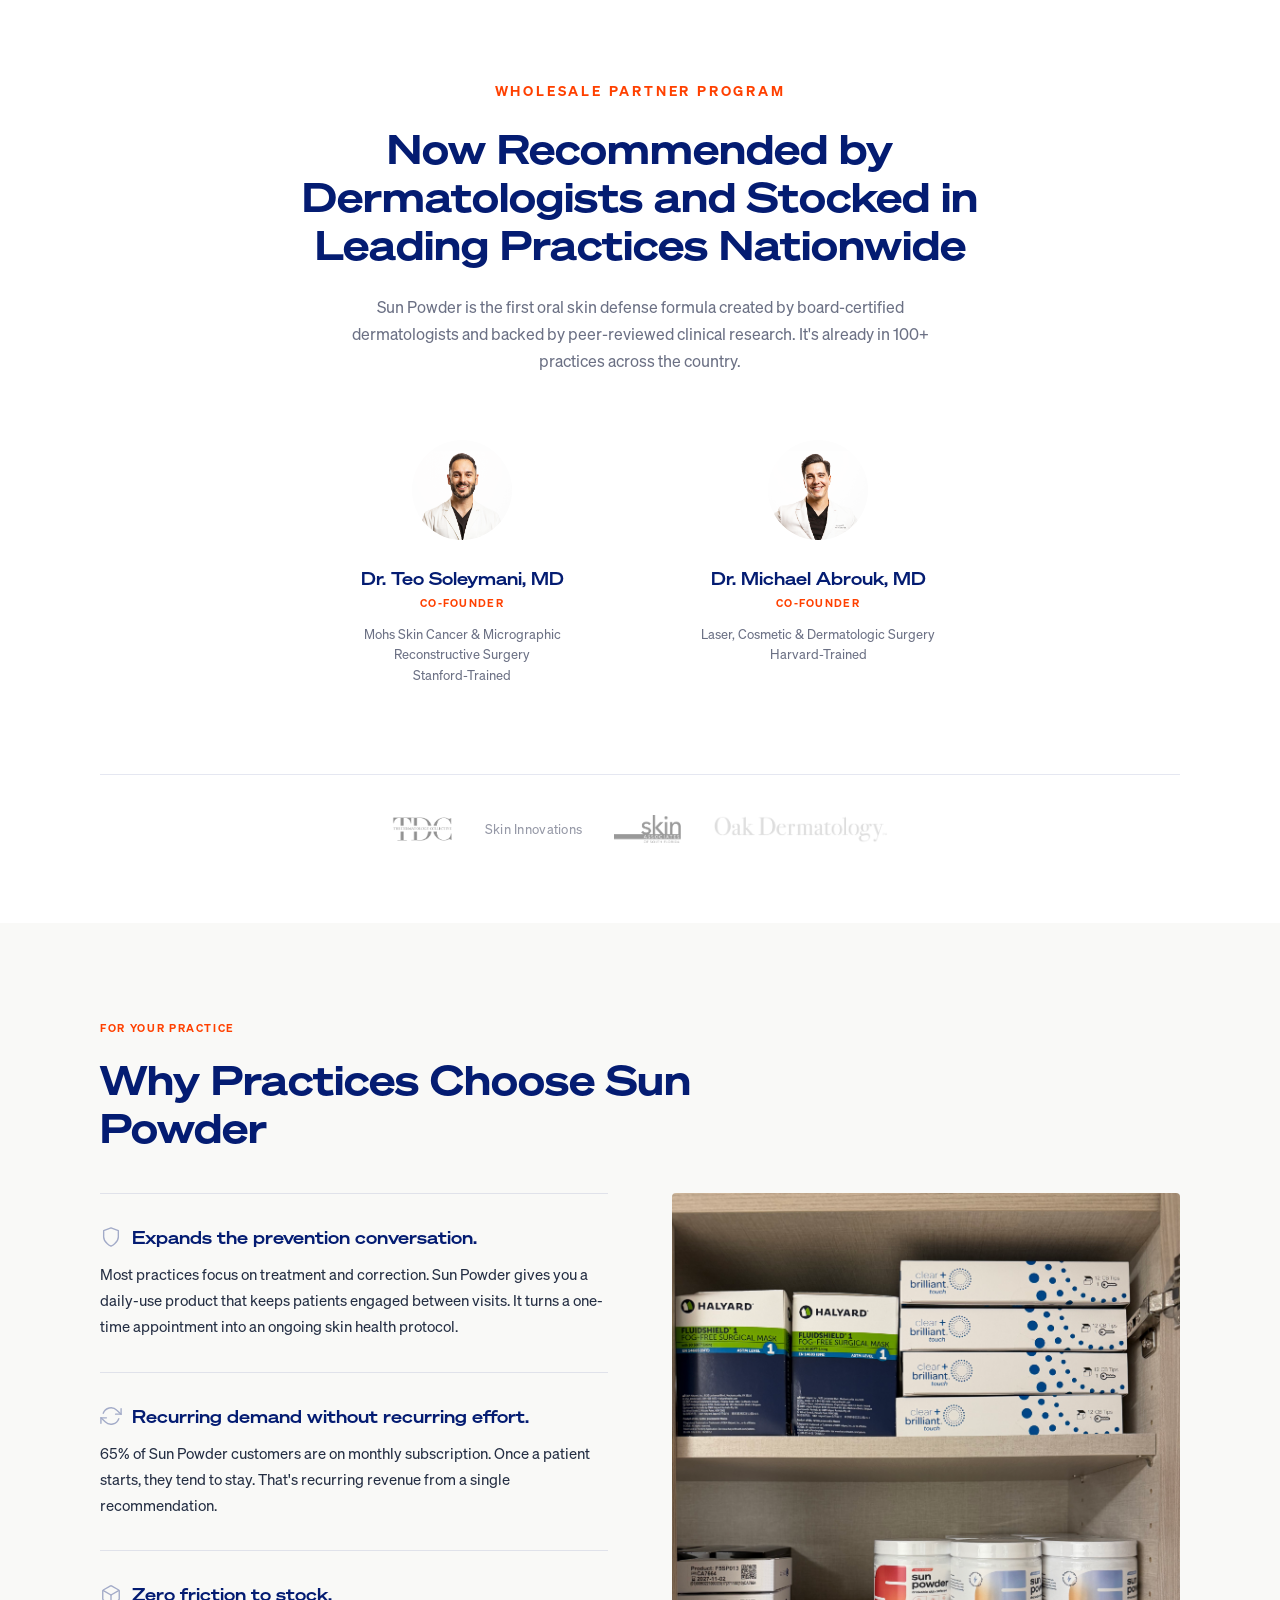
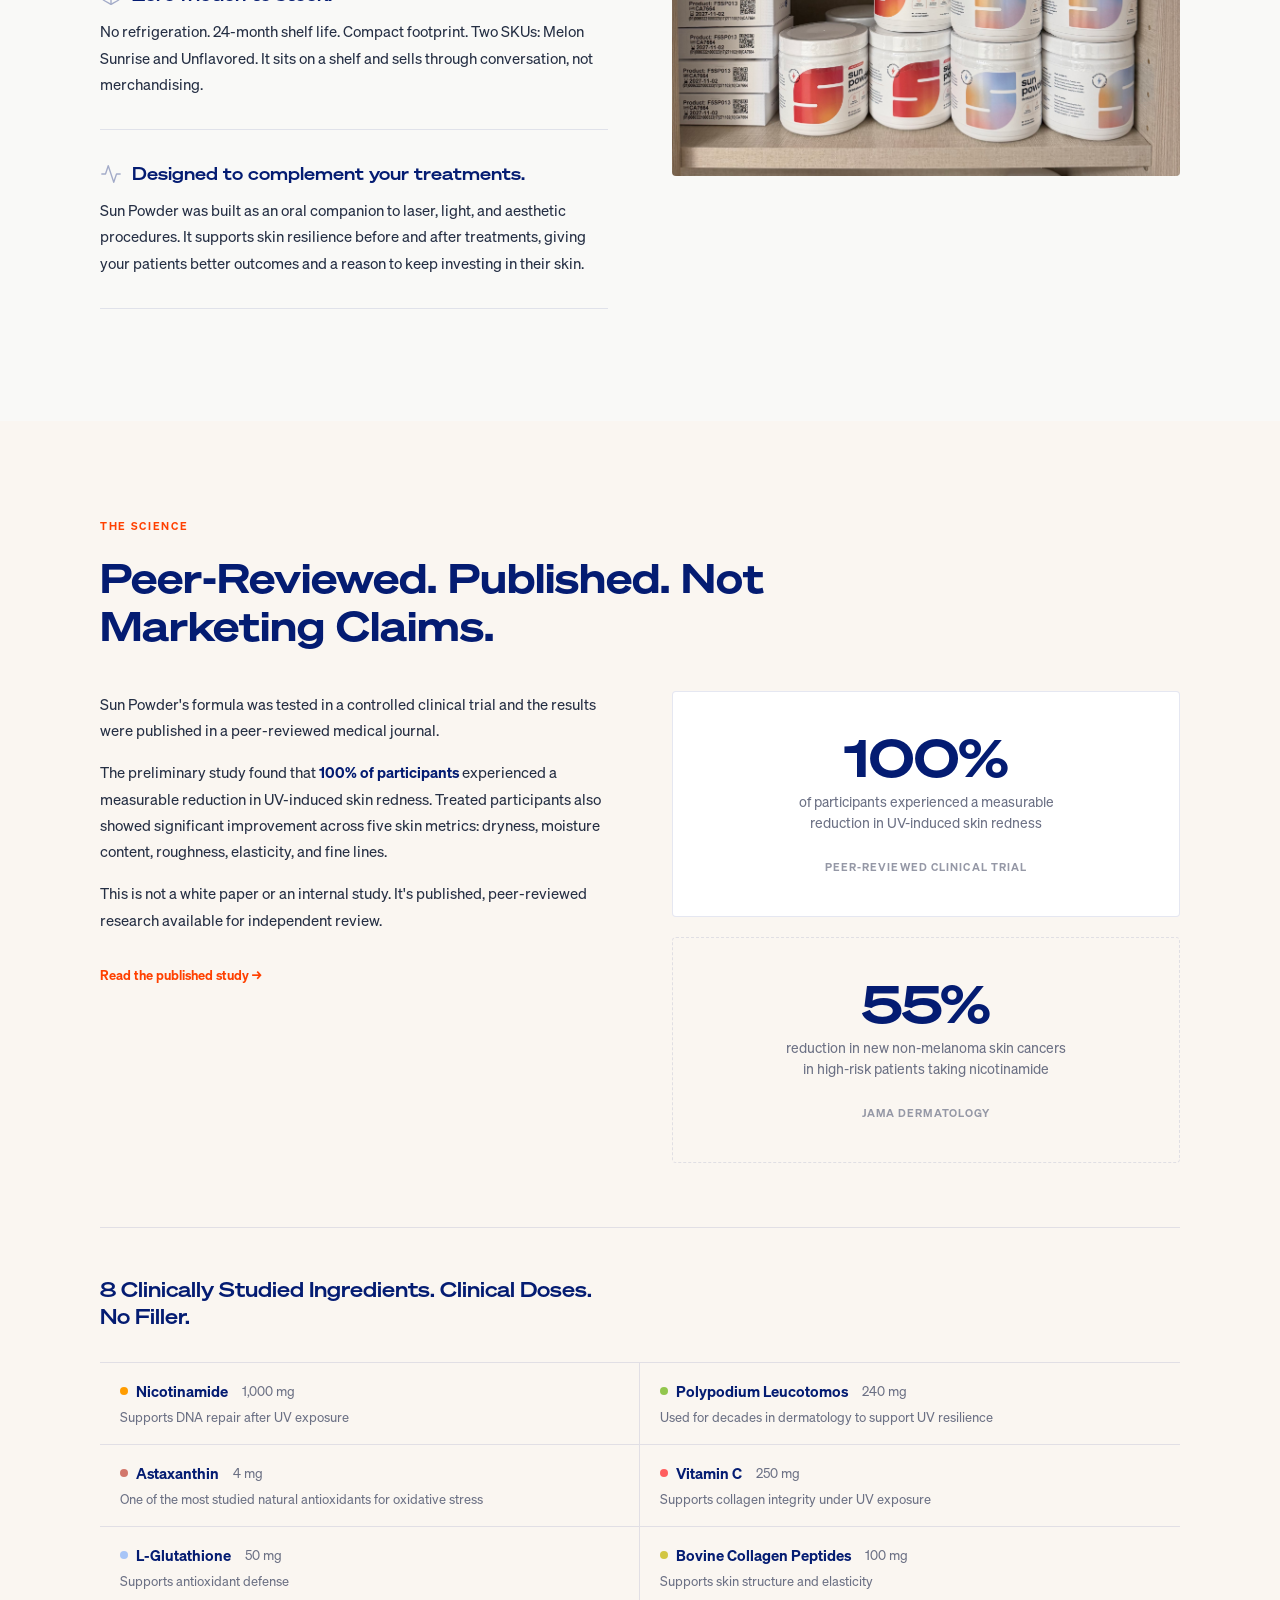
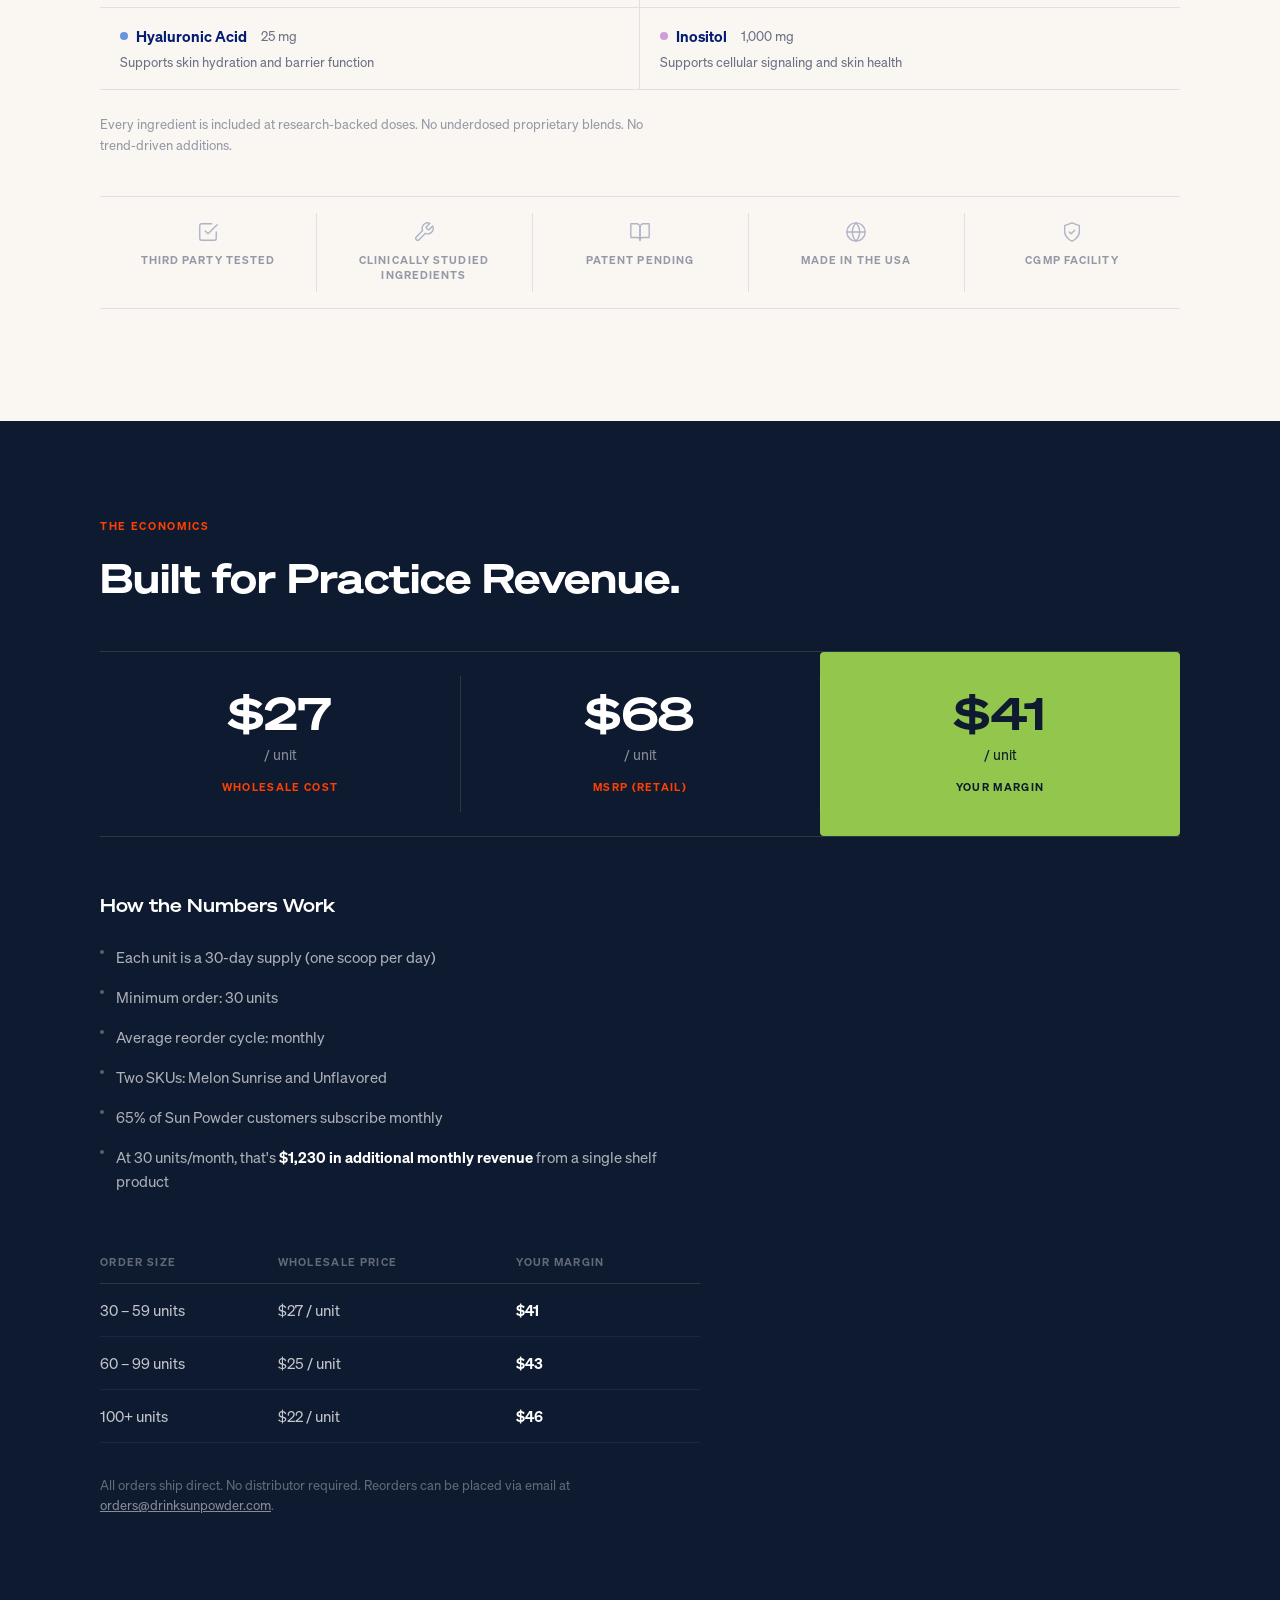
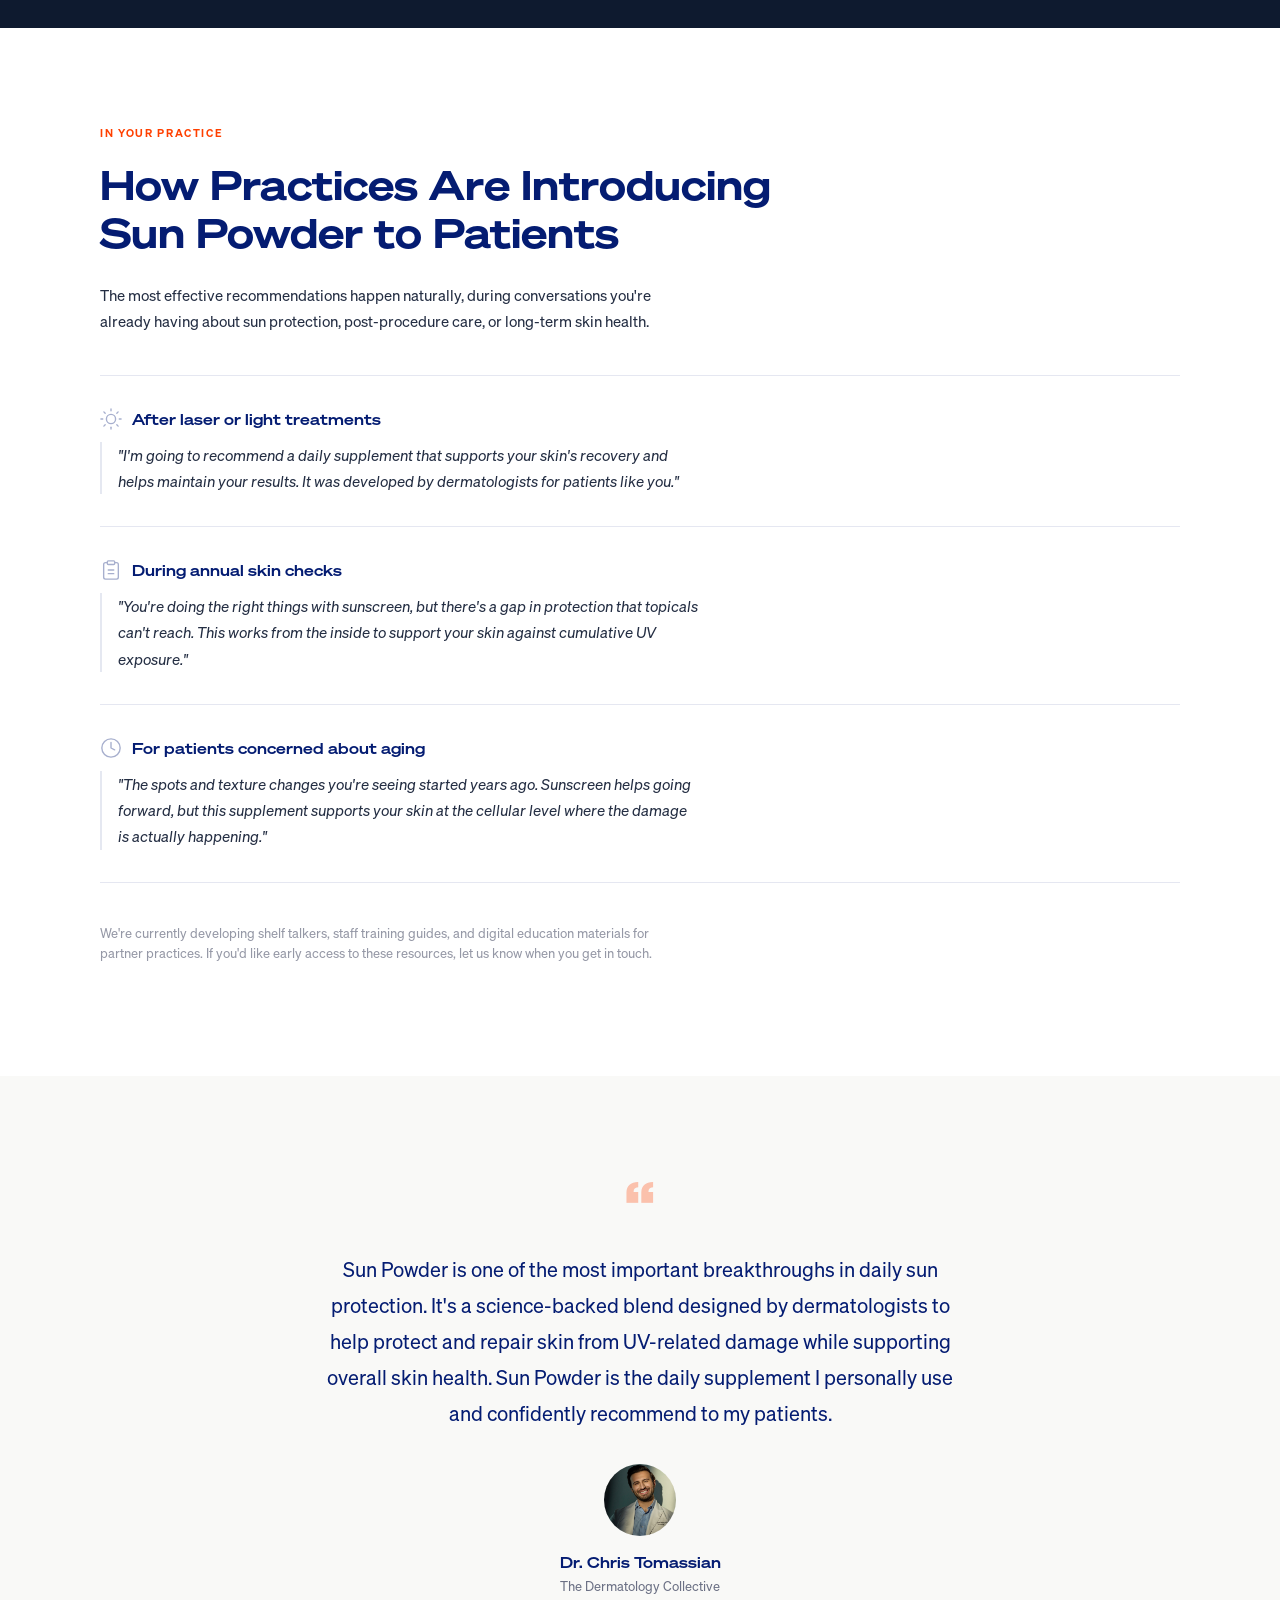
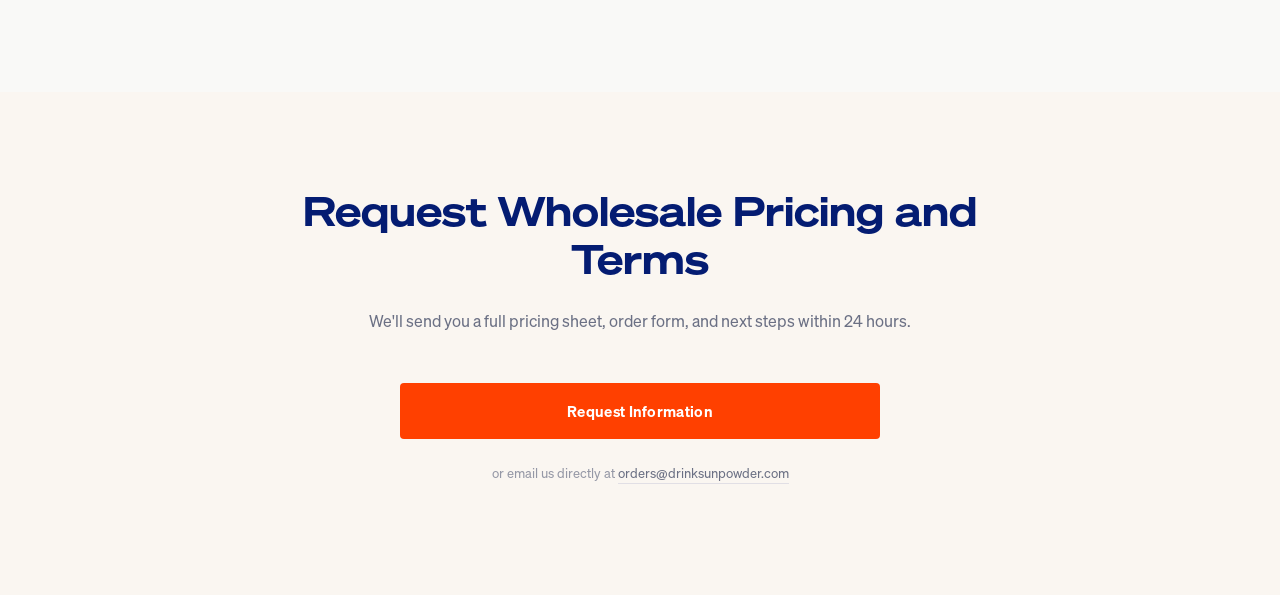
<file: brand-assets/wholesale copy.html>
<!DOCTYPE html>
<html lang="en">
<head>
  <meta charset="UTF-8">
  <meta name="viewport" content="width=device-width, initial-scale=1.0">
  <title>Sun Powder — Wholesale Partner Program</title>

  <style>
    /* ── Brand font-face ─────────────────────────────────────── */
    @font-face {
      font-family: 'Sohne';
      src: url('fonts/Sohne-Buch.otf') format('opentype');
      font-weight: 400;
      font-style: normal;
      font-display: swap;
    }
    @font-face {
      font-family: 'Sohne';
      src: url('fonts/Sohne-BuchKursiv.otf') format('opentype');
      font-weight: 400;
      font-style: italic;
      font-display: swap;
    }
    @font-face {
      font-family: 'Sohne';
      src: url('fonts/Sohne-Halbfett.otf') format('opentype');
      font-weight: 600;
      font-style: normal;
      font-display: swap;
    }
    @font-face {
      font-family: 'Sohne';
      src: url('fonts/Sohne-HalbfettKursiv.otf') format('opentype');
      font-weight: 600;
      font-style: italic;
      font-display: swap;
    }
    @font-face {
      font-family: 'Sohne Breit';
      src: url('fonts/SohneBreit-Halbfett.otf') format('opentype');
      font-weight: 600;
      font-style: normal;
      font-display: swap;
    }
    @font-face {
      font-family: 'Sohne Breit';
      src: url('fonts/SohneBreit-Dreiviertelfett.otf') format('opentype');
      font-weight: 700;
      font-style: normal;
      font-display: swap;
    }

    /* ── Design tokens ───────────────────────────────────────── */
    :root {
      --sp-orange:      #FF4000;
      --sp-amber:       #FF9C00;
      --sp-navy:        #041C72;
      --sp-dark-navy:   #242E43;
      --sp-cream:       #FFF4E8;
      --sp-light-blue:  #EBF1FF;

      --bg-white:       #FFFFFF;
      --bg-light:       #F9F9F7;
      --bg-warm:        #FAF6F1;
      --bg-dark:        #0E1A2F;
      --card-border:    rgba(4, 28, 114, 0.10);
      --muted:          #6B7084;
      --muted-light:    #9598A6;

      --font-sans:      'Sohne', -apple-system, 'Helvetica Neue', Arial, sans-serif;
      --font-breit:     'Sohne Breit', var(--font-sans);
    }

    /* ── Reset ───────────────────────────────────────────────── */
    *, *::before, *::after { box-sizing: border-box; margin: 0; padding: 0; }

    body {
      font-family: var(--font-sans);
      font-weight: 400;
      color: var(--sp-dark-navy);
      -webkit-font-smoothing: antialiased;
      -moz-osx-font-smoothing: grayscale;
      background: var(--bg-white);
    }

    /* ── Shared ──────────────────────────────────────────────── */
    .ws-section {
      width: 100%;
      padding: 6rem 2rem 7rem;
    }

    .ws-inner {
      max-width: 1080px;
      margin: 0 auto;
    }

    .ws-label {
      font-family: var(--font-sans);
      font-weight: 600;
      font-size: 0.6875rem;
      letter-spacing: 0.15em;
      text-transform: uppercase;
      color: var(--sp-orange);
      margin-bottom: 1.25rem;
    }

    .ws-label--hero {
      font-size: 0.875rem;
      letter-spacing: 0.2em;
      margin-bottom: 1.5rem;
    }

    .ws-headline {
      font-family: var(--font-breit);
      font-weight: 700;
      font-size: clamp(1.75rem, 3.5vw, 2.5rem);
      line-height: 1.2;
      color: var(--sp-navy);
      margin-bottom: 1.5rem;
      max-width: 700px;
    }

    .ws-subhead {
      font-family: var(--font-sans);
      font-weight: 400;
      font-size: 1rem;
      line-height: 1.7;
      color: var(--muted);
      max-width: 600px;
      margin-bottom: 2rem;
    }

    .ws-body {
      font-family: var(--font-sans);
      font-weight: 400;
      font-size: 0.9375rem;
      line-height: 1.75;
      color: var(--sp-dark-navy);
      max-width: 560px;
    }

    .ws-body + .ws-body {
      margin-top: 1rem;
    }

    .ws-body em {
      font-style: normal;
      font-weight: 600;
      color: var(--sp-navy);
    }

    /* ════════════════════════════════════════════════════════════
       SECTION 1 — CREDIBILITY WALL
       ════════════════════════════════════════════════════════════ */
    .ws-credibility {
      background: var(--bg-white);
      padding-top: 5rem;
      padding-bottom: 5rem;
      text-align: center;
    }

    .ws-credibility .ws-headline {
      max-width: 760px;
      margin-left: auto;
      margin-right: auto;
    }

    .ws-credibility .ws-subhead {
      max-width: 620px;
      margin-left: auto;
      margin-right: auto;
    }

    /* Founder cards */
    .ws-founders {
      display: grid;
      grid-template-columns: repeat(2, 1fr);
      gap: 2rem;
      max-width: 680px;
      margin: 1.5rem auto 0;
    }

    .ws-founder-card {
      text-align: center;
      padding: 2rem 1.5rem;
    }

    .ws-founder-photo {
      width: 100px;
      height: 100px;
      border-radius: 50%;
      object-fit: cover;
      margin-bottom: 1.25rem;
      filter: grayscale(15%);
    }

    .ws-founder-name {
      font-family: var(--font-breit);
      font-weight: 600;
      font-size: 1.0625rem;
      color: var(--sp-navy);
      margin-bottom: 0.25rem;
    }

    .ws-founder-role {
      font-family: var(--font-sans);
      font-weight: 600;
      font-size: 0.6875rem;
      letter-spacing: 0.12em;
      text-transform: uppercase;
      color: var(--sp-orange);
      margin-bottom: 0.75rem;
    }

    .ws-founder-bio {
      font-family: var(--font-sans);
      font-weight: 400;
      font-size: 0.8125rem;
      line-height: 1.6;
      color: var(--muted);
    }

    /* Practice row */
    .ws-practices {
      display: flex;
      flex-wrap: wrap;
      justify-content: center;
      align-items: center;
      gap: 1rem 2rem;
      margin-top: 3.5rem;
      padding-top: 2.5rem;
      border-top: 1px solid var(--card-border);
    }

    .ws-practice-logo {
      height: 28px;
      width: auto;
      object-fit: contain;
      opacity: 0.45;
      filter: grayscale(100%);
      transition: opacity 0.2s ease;
    }

    .ws-practice-logo:hover {
      opacity: 0.7;
    }

    .ws-practice-name {
      font-family: var(--font-sans);
      font-weight: 400;
      font-size: 0.8125rem;
      color: var(--muted-light);
      letter-spacing: 0.02em;
    }

    /* ════════════════════════════════════════════════════════════
       SECTION 2 — WHY IT MOVES
       ════════════════════════════════════════════════════════════ */
    .ws-why {
      background: var(--bg-light);
    }

    .ws-why-layout {
      display: grid;
      grid-template-columns: 1fr 1fr;
      gap: 4rem;
      margin-top: 2.5rem;
      align-items: start;
    }

    .ws-why-photo {
      position: sticky;
      top: 3rem;
    }

    .ws-why-photo-img {
      width: 100%;
      border-radius: 4px;
      object-fit: cover;
    }

    .ws-reasons {
      margin-top: 0;
    }

    .ws-reason {
      padding: 2rem 0;
      border-bottom: 1px solid var(--card-border);
    }

    .ws-reason:first-child {
      border-top: 1px solid var(--card-border);
    }

    .ws-reason-title {
      font-family: var(--font-breit);
      font-weight: 600;
      font-size: 1.0625rem;
      color: var(--sp-navy);
      margin-bottom: 0.75rem;
      display: flex;
      align-items: center;
      gap: 0.625rem;
    }

    .ws-reason-icon {
      flex-shrink: 0;
      width: 22px;
      height: 22px;
      color: var(--sp-navy);
      opacity: 0.35;
    }

    .ws-reason .ws-body {
      max-width: 640px;
    }

    /* ════════════════════════════════════════════════════════════
       SECTION 3 — CLINICAL LEGITIMACY
       ════════════════════════════════════════════════════════════ */
    .ws-science {
      background: var(--bg-warm);
    }

    .ws-science-grid {
      display: grid;
      grid-template-columns: 1fr 1fr;
      gap: 4rem;
      margin-top: 2.5rem;
      align-items: start;
    }

    .ws-study-callout {
      background: var(--bg-white);
      border: 1px solid var(--card-border);
      border-radius: 4px;
      padding: 2.5rem 2rem;
      text-align: center;
    }

    .ws-study-stat {
      font-family: var(--font-breit);
      font-weight: 700;
      font-size: clamp(2.5rem, 5vw, 3.25rem);
      color: var(--sp-navy);
      line-height: 1;
      margin-bottom: 0.5rem;
    }

    .ws-study-stat-label {
      font-family: var(--font-sans);
      font-weight: 400;
      font-size: 0.875rem;
      color: var(--muted);
      line-height: 1.5;
      max-width: 280px;
      margin: 0 auto 1.5rem;
    }

    .ws-study-meta {
      font-family: var(--font-sans);
      font-weight: 600;
      font-size: 0.6875rem;
      letter-spacing: 0.1em;
      text-transform: uppercase;
      color: var(--muted-light);
    }

    .ws-study-link {
      display: inline-block;
      margin-top: 2rem;
      font-family: var(--font-sans);
      font-weight: 600;
      font-size: 0.8125rem;
      color: var(--sp-orange);
      text-decoration: none;
      border-bottom: 1px solid transparent;
      transition: border-color 0.2s ease;
    }

    .ws-study-link:hover {
      border-color: var(--sp-orange);
    }

    .ws-study-callout--secondary {
      margin-top: 1.25rem;
      background: transparent;
      border-style: dashed;
    }

    .ws-study-link::after {
      content: ' \2192';
    }

    /* Ingredients grid */
    .ws-ingredients-section {
      margin-top: 4rem;
      padding-top: 3rem;
      border-top: 1px solid var(--card-border);
    }

    .ws-ingredients-subhead {
      font-family: var(--font-breit);
      font-weight: 600;
      font-size: 1.25rem;
      color: var(--sp-navy);
      margin-bottom: 2rem;
      max-width: 520px;
    }

    .ws-ingredients-grid {
      display: grid;
      grid-template-columns: 1fr 1fr;
      gap: 0;
    }

    .ws-ingredient {
      padding: 1rem 1.25rem;
      border-bottom: 1px solid var(--card-border);
    }

    .ws-ingredient:nth-child(odd) {
      border-right: 1px solid var(--card-border);
    }

    .ws-ingredient:nth-child(1),
    .ws-ingredient:nth-child(2) {
      border-top: 1px solid var(--card-border);
    }

    .ws-ingredient-name {
      font-family: var(--font-sans);
      font-weight: 600;
      font-size: 0.9375rem;
      color: var(--sp-navy);
      margin-bottom: 0.25rem;
      display: flex;
      align-items: center;
      gap: 0.5rem;
    }

    .ws-ingredient-dot {
      width: 8px;
      height: 8px;
      border-radius: 50%;
      flex-shrink: 0;
    }

    .ws-ingredient-name span {
      font-weight: 400;
      color: var(--muted);
      font-size: 0.8125rem;
      margin-left: 0.35rem;
    }

    .ws-ingredient-desc {
      font-family: var(--font-sans);
      font-weight: 400;
      font-size: 0.8125rem;
      line-height: 1.6;
      color: var(--muted);
    }

    .ws-small-note {
      font-family: var(--font-sans);
      font-weight: 400;
      font-size: 0.8125rem;
      line-height: 1.6;
      color: var(--muted-light);
      margin-top: 1.5rem;
      max-width: 560px;
    }

    /* Trust badges */
    .ws-trust-grid {
      display: grid;
      grid-template-columns: repeat(5, 1fr);
      gap: 0;
      margin-top: 2.5rem;
      border-top: 1px solid var(--card-border);
      border-bottom: 1px solid var(--card-border);
    }

    .ws-trust-badge {
      display: flex;
      flex-direction: column;
      align-items: center;
      gap: 0.625rem;
      padding: 1.5rem 1rem;
      text-align: center;
      position: relative;
    }

    .ws-trust-badge + .ws-trust-badge::before {
      content: '';
      position: absolute;
      left: 0;
      top: 1rem;
      bottom: 1rem;
      width: 1px;
      background: var(--card-border);
    }

    .ws-trust-icon {
      width: 22px;
      height: 22px;
      color: var(--sp-navy);
      opacity: 0.3;
      flex-shrink: 0;
    }

    .ws-trust-label {
      font-family: var(--font-sans);
      font-weight: 600;
      font-size: 0.6875rem;
      letter-spacing: 0.1em;
      text-transform: uppercase;
      color: var(--muted-light);
      line-height: 1.4;
    }

    @media (max-width: 768px) {
      .ws-trust-grid {
        grid-template-columns: repeat(2, 1fr);
      }

      .ws-trust-badge:nth-child(odd)::before {
        display: none;
      }

      .ws-trust-badge:nth-child(n+3) {
        border-top: 1px solid var(--card-border);
      }

      .ws-trust-badge:nth-child(3)::before,
      .ws-trust-badge:nth-child(5)::before {
        display: none;
      }
    }

    /* ════════════════════════════════════════════════════════════
       SECTION 4 — ECONOMICS
       ════════════════════════════════════════════════════════════ */
    .ws-economics {
      background: var(--bg-dark);
      color: #FFFFFF;
    }

    .ws-economics .ws-label {
      color: var(--sp-orange);
    }

    .ws-economics .ws-headline {
      color: #FFFFFF;
    }

    /* Stat blocks */
    .ws-stats {
      display: grid;
      grid-template-columns: repeat(3, 1fr);
      gap: 0;
      margin-top: 3rem;
      border-top: 1px solid rgba(255, 255, 255, 0.12);
      border-bottom: 1px solid rgba(255, 255, 255, 0.12);
    }

    .ws-stat {
      padding: 2.5rem 2rem;
      position: relative;
      text-align: center;
    }

    .ws-stat + .ws-stat::before {
      content: '';
      position: absolute;
      left: 0;
      top: 1.5rem;
      bottom: 1.5rem;
      width: 1px;
      background: rgba(255, 255, 255, 0.12);
    }

    .ws-stat-value {
      font-family: var(--font-breit);
      font-weight: 700;
      font-size: clamp(2rem, 4vw, 2.75rem);
      color: #FFFFFF;
      letter-spacing: 0.02em;
      line-height: 1;
      margin-bottom: 0.5rem;
    }

    .ws-stat-unit {
      font-family: var(--font-sans);
      font-weight: 400;
      font-size: 0.875rem;
      color: rgba(255, 255, 255, 0.5);
    }

    .ws-stat-label {
      font-family: var(--font-sans);
      font-weight: 600;
      font-size: 0.6875rem;
      letter-spacing: 0.12em;
      text-transform: uppercase;
      color: var(--sp-orange);
      margin-top: 0.75rem;
    }

    .ws-stat--highlight {
      background: #92C64D;
      border-radius: 4px;
    }

    .ws-stat--highlight .ws-stat-value,
    .ws-stat--highlight .ws-stat-unit,
    .ws-stat--highlight .ws-stat-label {
      color: var(--bg-dark);
    }

    /* How numbers work */
    .ws-numbers {
      margin-top: 3.5rem;
    }

    .ws-numbers .ws-subhead {
      color: rgba(255, 255, 255, 0.5);
    }

    .ws-numbers-subhead {
      font-family: var(--font-breit);
      font-weight: 600;
      font-size: 1.125rem;
      color: #FFFFFF;
      margin-bottom: 1.25rem;
    }

    .ws-numbers .ws-body {
      color: rgba(255, 255, 255, 0.65);
      max-width: 600px;
    }

    .ws-numbers .ws-body em {
      color: #FFFFFF;
    }

    .ws-bullet-list {
      list-style: none;
      padding: 0;
      max-width: 600px;
    }

    .ws-bullet-list li {
      font-family: var(--font-sans);
      font-weight: 400;
      font-size: 0.9375rem;
      line-height: 1.6;
      color: rgba(255, 255, 255, 0.65);
      padding: 0.5rem 0;
      padding-left: 1rem;
      position: relative;
    }

    .ws-bullet-list li::before {
      content: '';
      position: absolute;
      left: 0;
      top: 0.85rem;
      width: 4px;
      height: 4px;
      border-radius: 50%;
      background: rgba(255, 255, 255, 0.3);
    }

    .ws-bullet-list li em {
      font-style: normal;
      font-weight: 600;
      color: #FFFFFF;
    }

    /* Pricing table */
    .ws-pricing-table {
      margin-top: 2.5rem;
      width: 100%;
      max-width: 600px;
      border-collapse: collapse;
    }

    .ws-pricing-table th {
      font-family: var(--font-sans);
      font-weight: 600;
      font-size: 0.6875rem;
      letter-spacing: 0.12em;
      text-transform: uppercase;
      color: rgba(255, 255, 255, 0.35);
      text-align: left;
      padding: 0.75rem 1rem 0.75rem 0;
      border-bottom: 1px solid rgba(255, 255, 255, 0.12);
    }

    .ws-pricing-table td {
      font-family: var(--font-sans);
      font-weight: 400;
      font-size: 0.9375rem;
      color: rgba(255, 255, 255, 0.75);
      padding: 0.875rem 1rem 0.875rem 0;
      border-bottom: 1px solid rgba(255, 255, 255, 0.06);
    }

    .ws-pricing-table td:last-child {
      font-weight: 600;
      color: #FFFFFF;
    }

    .ws-economics .ws-small-note {
      color: rgba(255, 255, 255, 0.35);
      margin-top: 2rem;
    }

    .ws-economics .ws-small-note a {
      color: rgba(255, 255, 255, 0.5);
    }

    /* ════════════════════════════════════════════════════════════
       SECTION 5 — HOW TO RECOMMEND
       ════════════════════════════════════════════════════════════ */
    .ws-recommend {
      background: var(--bg-white);
    }

    .ws-recommend-intro {
      margin-bottom: 2.5rem;
    }

    .ws-scripts {
      margin-top: 0;
    }

    .ws-script {
      padding: 2rem 0;
      border-bottom: 1px solid var(--card-border);
    }

    .ws-script:first-child {
      border-top: 1px solid var(--card-border);
    }

    .ws-script-context {
      font-family: var(--font-breit);
      font-weight: 600;
      font-size: 0.9375rem;
      color: var(--sp-navy);
      margin-bottom: 0.75rem;
      display: flex;
      align-items: center;
      gap: 0.625rem;
    }

    .ws-script-icon {
      flex-shrink: 0;
      width: 22px;
      height: 22px;
      color: var(--sp-navy);
      opacity: 0.35;
    }

    .ws-script-quote {
      font-family: var(--font-sans);
      font-weight: 400;
      font-size: 0.9375rem;
      line-height: 1.75;
      color: var(--sp-dark-navy);
      font-style: italic;
      max-width: 600px;
      padding-left: 1rem;
      border-left: 2px solid var(--card-border);
    }

    /* ════════════════════════════════════════════════════════════
       SECTION 6 — TESTIMONIAL
       ════════════════════════════════════════════════════════════ */
    .ws-testimonial {
      background: var(--bg-light);
      text-align: center;
      padding: 6rem 2rem;
    }

    .ws-quote-mark {
      font-family: var(--font-breit);
      font-weight: 700;
      font-size: 4rem;
      line-height: 1;
      color: var(--sp-orange);
      opacity: 0.3;
      margin-bottom: 1rem;
    }

    .ws-quote-text {
      font-family: var(--font-sans);
      font-weight: 400;
      font-size: clamp(1.0625rem, 2vw, 1.25rem);
      line-height: 1.8;
      color: var(--sp-navy);
      max-width: 660px;
      margin: 0 auto 2rem;
    }

    .ws-quote-photo {
      width: 72px;
      height: 72px;
      border-radius: 50%;
      object-fit: cover;
      margin: 0 auto 1rem;
      display: block;
    }

    .ws-quote-author {
      font-family: var(--font-breit);
      font-weight: 600;
      font-size: 0.9375rem;
      color: var(--sp-navy);
    }

    .ws-quote-practice {
      font-family: var(--font-sans);
      font-weight: 400;
      font-size: 0.8125rem;
      color: var(--muted);
      margin-top: 0.25rem;
    }

    /* ════════════════════════════════════════════════════════════
       SECTION 7 — CTA / FORM
       ════════════════════════════════════════════════════════════ */
    .ws-cta {
      background: var(--bg-warm);
      text-align: center;
    }

    .ws-cta .ws-headline {
      margin-left: auto;
      margin-right: auto;
    }

    .ws-cta .ws-subhead {
      margin-left: auto;
      margin-right: auto;
      margin-bottom: 3rem;
    }

    .ws-form {
      max-width: 480px;
      margin: 0 auto;
      text-align: left;
    }

    .ws-form-group {
      margin-bottom: 1.25rem;
    }

    .ws-form-label {
      display: block;
      font-family: var(--font-sans);
      font-weight: 600;
      font-size: 0.75rem;
      letter-spacing: 0.08em;
      text-transform: uppercase;
      color: var(--sp-dark-navy);
      margin-bottom: 0.5rem;
    }

    .ws-form-label .ws-optional {
      font-weight: 400;
      text-transform: none;
      letter-spacing: 0;
      color: var(--muted-light);
      font-size: 0.75rem;
    }

    .ws-form-input,
    .ws-form-select {
      width: 100%;
      font-family: var(--font-sans);
      font-weight: 400;
      font-size: 0.9375rem;
      color: var(--sp-dark-navy);
      background: var(--bg-white);
      border: 1px solid var(--card-border);
      border-radius: 4px;
      padding: 0.8rem 1rem;
      outline: none;
      transition: border-color 0.2s ease;
      -webkit-appearance: none;
    }

    .ws-form-input:focus,
    .ws-form-select:focus {
      border-color: var(--sp-navy);
    }

    .ws-form-input::placeholder {
      color: var(--muted-light);
    }

    .ws-form-select {
      cursor: pointer;
      background-image: url("data:image/svg+xml,%3Csvg width='12' height='8' viewBox='0 0 12 8' fill='none' xmlns='http://www.w3.org/2000/svg'%3E%3Cpath d='M1 1.5L6 6.5L11 1.5' stroke='%239598A6' stroke-width='1.5' stroke-linecap='round' stroke-linejoin='round'/%3E%3C/svg%3E");
      background-repeat: no-repeat;
      background-position: right 1rem center;
      padding-right: 2.5rem;
    }

    .ws-form-button {
      width: 100%;
      font-family: var(--font-sans);
      font-weight: 600;
      font-size: 0.9375rem;
      letter-spacing: 0.02em;
      color: #FFFFFF;
      background: var(--sp-orange);
      border: none;
      border-radius: 4px;
      padding: 1rem;
      cursor: pointer;
      margin-top: 0.5rem;
      transition: background 0.2s ease;
    }

    .ws-form-button:hover {
      background: #E63800;
    }

    .ws-form-footer {
      text-align: center;
      margin-top: 1.5rem;
      font-family: var(--font-sans);
      font-weight: 400;
      font-size: 0.8125rem;
      color: var(--muted-light);
    }

    .ws-form-footer a {
      color: var(--muted);
      text-decoration: none;
      border-bottom: 1px solid var(--card-border);
      transition: color 0.2s ease;
    }

    .ws-form-footer a:hover {
      color: var(--sp-navy);
    }

    /* ════════════════════════════════════════════════════════════
       RESPONSIVE
       ════════════════════════════════════════════════════════════ */
    @media (max-width: 768px) {
      .ws-section {
        padding: 4rem 1.5rem 5rem;
      }

      .ws-founders {
        grid-template-columns: 1fr;
        max-width: 320px;
        gap: 0;
        margin-top: 1.5rem;
      }

      .ws-founder-card {
        padding: 1.25rem 1.5rem;
      }

      .ws-why-layout {
        grid-template-columns: 1fr;
      }

      .ws-why-placeholder {
        position: static;
        max-width: 360px;
        margin: 0 auto;
      }

      .ws-science-grid {
        grid-template-columns: 1fr;
        gap: 2.5rem;
      }

      .ws-ingredients-grid {
        grid-template-columns: 1fr;
      }

      .ws-ingredient:nth-child(odd) {
        border-right: none;
      }

      .ws-ingredient:nth-child(2) {
        border-top: none;
      }

      .ws-stats {
        grid-template-columns: 1fr;
      }

      .ws-stat + .ws-stat::before {
        display: none;
      }

      .ws-stat {
        padding: 2rem 1.5rem;
        border-bottom: 1px solid rgba(255, 255, 255, 0.06);
      }

      .ws-stat:last-child {
        border-bottom: none;
      }

      .ws-practices {
        display: grid;
        grid-template-columns: 1fr 1fr;
        gap: 1.25rem;
        justify-items: center;
      }

      .ws-trust-row {
        gap: 1rem;
      }

      .ws-testimonial {
        padding: 4rem 1.5rem;
      }
    }
  </style>
</head>
<body>

  <!-- ════════════════════════════════════════════════════════════
       SECTION 1 — CREDIBILITY WALL
       ════════════════════════════════════════════════════════════ -->
  <section class="ws-section ws-credibility">
    <div class="ws-inner">
      <p class="ws-label ws-label--hero">Wholesale Partner Program</p>
      <h1 class="ws-headline">
        Now Recommended by Dermatologists and Stocked in Leading Practices Nationwide
      </h1>
      <p class="ws-subhead">
        Sun Powder is the first oral skin defense formula created by
        board-certified dermatologists and backed by peer-reviewed
        clinical research. It's already in 100+ practices across the country.
      </p>

      <!-- Founder cards -->
      <div class="ws-founders">
        <div class="ws-founder-card">
          <img
            src="Teo-Mike-Headshots/DrTeoSoleymaniHeadshot.png"
            alt="Dr. Teo Soleymani"
            class="ws-founder-photo"
          >
          <p class="ws-founder-name">Dr. Teo Soleymani, MD</p>
          <p class="ws-founder-role">Co-Founder</p>
          <p class="ws-founder-bio">
            Mohs Skin Cancer &amp; Micrographic<br>
            Reconstructive Surgery<br>
            Stanford-Trained
          </p>
        </div>
        <div class="ws-founder-card">
          <img
            src="Teo-Mike-Headshots/DrMichaelAbroukHeadshot.png"
            alt="Dr. Michael Abrouk"
            class="ws-founder-photo"
          >
          <p class="ws-founder-name">Dr. Michael Abrouk, MD</p>
          <p class="ws-founder-role">Co-Founder</p>
          <p class="ws-founder-bio">
            Laser, Cosmetic &amp; Dermatologic Surgery<br>
            Harvard-Trained
          </p>
        </div>
      </div>

      <!-- Practice logos -->
      <div class="ws-practices">
        <img src="logos/practice-dermatology-collective.png" alt="The Dermatology Collective" class="ws-practice-logo">
        <span class="ws-practice-name">Skin Innovations</span>
        <img src="logos/practice-skin-associates-fl.png" alt="Skin Associates Florida" class="ws-practice-logo">
        <img src="logos/practice-oak-dermatology.webp" alt="Oak Dermatology" class="ws-practice-logo">
      </div>
    </div>
  </section>

  <!-- ════════════════════════════════════════════════════════════
       SECTION 2 — WHY IT MOVES
       ════════════════════════════════════════════════════════════ -->
  <section class="ws-section ws-why">
    <div class="ws-inner">
      <p class="ws-label">For Your Practice</p>
      <h2 class="ws-headline">Why Practices Choose Sun Powder</h2>

      <div class="ws-why-layout">
        <div class="ws-reasons">
        <div class="ws-reason">
          <p class="ws-reason-title"><svg class="ws-reason-icon" viewBox="0 0 24 24" fill="none" stroke="currentColor" stroke-width="1.5" stroke-linecap="round" stroke-linejoin="round"><path d="M12 22s8-4 8-10V5l-8-3-8 3v7c0 6 8 10 8 10z"/></svg>Expands the prevention conversation.</p>
          <p class="ws-body">
            Most practices focus on treatment and correction. Sun Powder
            gives you a daily-use product that keeps patients engaged
            between visits. It turns a one-time appointment into an
            ongoing skin health protocol.
          </p>
        </div>
        <div class="ws-reason">
          <p class="ws-reason-title"><svg class="ws-reason-icon" viewBox="0 0 24 24" fill="none" stroke="currentColor" stroke-width="1.5" stroke-linecap="round" stroke-linejoin="round"><polyline points="23 4 23 10 17 10"/><polyline points="1 20 1 14 7 14"/><path d="M3.51 9a9 9 0 0114.85-3.36L23 10M1 14l4.64 4.36A9 9 0 0020.49 15"/></svg>Recurring demand without recurring effort.</p>
          <p class="ws-body">
            65% of Sun Powder customers are on monthly subscription.
            Once a patient starts, they tend to stay. That's recurring
            revenue from a single recommendation.
          </p>
        </div>
        <div class="ws-reason">
          <p class="ws-reason-title"><svg class="ws-reason-icon" viewBox="0 0 24 24" fill="none" stroke="currentColor" stroke-width="1.5" stroke-linecap="round" stroke-linejoin="round"><path d="M21 16V8a2 2 0 00-1-1.73l-7-4a2 2 0 00-2 0l-7 4A2 2 0 003 8v8a2 2 0 001 1.73l7 4a2 2 0 002 0l7-4A2 2 0 0021 16z"/><polyline points="3.27 6.96 12 12.01 20.73 6.96"/><line x1="12" y1="22.08" x2="12" y2="12"/></svg>Zero friction to stock.</p>
          <p class="ws-body">
            No refrigeration. 24-month shelf life. Compact footprint.
            Two SKUs: Melon Sunrise and Unflavored. It sits on a shelf
            and sells through conversation, not merchandising.
          </p>
        </div>
        <div class="ws-reason">
          <p class="ws-reason-title"><svg class="ws-reason-icon" viewBox="0 0 24 24" fill="none" stroke="currentColor" stroke-width="1.5" stroke-linecap="round" stroke-linejoin="round"><path d="M22 12h-4l-3 9L9 3l-3 9H2"/></svg>Designed to complement your treatments.</p>
          <p class="ws-body">
            Sun Powder was built as an oral companion to laser, light,
            and aesthetic procedures. It supports skin resilience before
            and after treatments, giving your patients better outcomes
            and a reason to keep investing in their skin.
          </p>
        </div>
        </div>
        <div class="ws-why-photo">
          <img src="product-shots/product-in-clinic.jpg" alt="Sun Powder in a dermatology practice" class="ws-why-photo-img">
        </div>
      </div>
    </div>
  </section>

  <!-- ════════════════════════════════════════════════════════════
       SECTION 3 — CLINICAL LEGITIMACY
       ════════════════════════════════════════════════════════════ -->
  <section class="ws-section ws-science">
    <div class="ws-inner">
      <p class="ws-label">The Science</p>
      <h2 class="ws-headline">Peer-Reviewed. Published. Not Marketing Claims.</h2>

      <div class="ws-science-grid">
        <div>
          <p class="ws-body">
            Sun Powder's formula was tested in a controlled clinical
            trial and the results were published in a peer-reviewed
            medical journal.
          </p>
          <p class="ws-body">
            The preliminary study found that <em>100% of participants</em>
            experienced a measurable reduction in UV-induced skin redness.
            Treated participants also showed significant improvement across
            five skin metrics: dryness, moisture content, roughness,
            elasticity, and fine lines.
          </p>
          <p class="ws-body">
            This is not a white paper or an internal study. It's published,
            peer-reviewed research available for independent review.
          </p>
          <a href="https://athenaeumpub.com/novel-oral-supplement-protects-against-acute-erythema-from-cutaneous-uv-exposure-and-increases-minimal-erythema-dose-2/" class="ws-study-link" target="_blank" rel="noopener">Read the published study</a>
        </div>
        <div>
          <div class="ws-study-callout">
            <p class="ws-study-stat">100%</p>
            <p class="ws-study-stat-label">
              of participants experienced a measurable
              reduction in UV-induced skin redness
            </p>
            <p class="ws-study-meta">Peer-Reviewed Clinical Trial</p>
          </div>
          <div class="ws-study-callout ws-study-callout--secondary">
            <p class="ws-study-stat">55%</p>
            <p class="ws-study-stat-label">
              reduction in new non-melanoma skin cancers
              in high-risk patients taking nicotinamide
            </p>
            <p class="ws-study-meta">JAMA Dermatology</p>
          </div>
        </div>
      </div>

      <!-- Ingredients -->
      <div class="ws-ingredients-section">
        <h3 class="ws-ingredients-subhead">
          8 Clinically Studied Ingredients. Clinical Doses. No Filler.
        </h3>
        <div class="ws-ingredients-grid">
          <div class="ws-ingredient">
            <p class="ws-ingredient-name"><i class="ws-ingredient-dot" style="background:#FF9C00"></i>Nicotinamide <span>1,000 mg</span></p>
            <p class="ws-ingredient-desc">Supports DNA repair after UV exposure</p>
          </div>
          <div class="ws-ingredient">
            <p class="ws-ingredient-name"><i class="ws-ingredient-dot" style="background:#92C64D"></i>Polypodium Leucotomos <span>240 mg</span></p>
            <p class="ws-ingredient-desc">Used for decades in dermatology to support UV resilience</p>
          </div>
          <div class="ws-ingredient">
            <p class="ws-ingredient-name"><i class="ws-ingredient-dot" style="background:#D2766A"></i>Astaxanthin <span>4 mg</span></p>
            <p class="ws-ingredient-desc">One of the most studied natural antioxidants for oxidative stress</p>
          </div>
          <div class="ws-ingredient">
            <p class="ws-ingredient-name"><i class="ws-ingredient-dot" style="background:#FF5E5E"></i>Vitamin C <span>250 mg</span></p>
            <p class="ws-ingredient-desc">Supports collagen integrity under UV exposure</p>
          </div>
          <div class="ws-ingredient">
            <p class="ws-ingredient-name"><i class="ws-ingredient-dot" style="background:#A7C5F7"></i>L-Glutathione <span>50 mg</span></p>
            <p class="ws-ingredient-desc">Supports antioxidant defense</p>
          </div>
          <div class="ws-ingredient">
            <p class="ws-ingredient-name"><i class="ws-ingredient-dot" style="background:#D2C643"></i>Bovine Collagen Peptides <span>100 mg</span></p>
            <p class="ws-ingredient-desc">Supports skin structure and elasticity</p>
          </div>
          <div class="ws-ingredient">
            <p class="ws-ingredient-name"><i class="ws-ingredient-dot" style="background:#6594E1"></i>Hyaluronic Acid <span>25 mg</span></p>
            <p class="ws-ingredient-desc">Supports skin hydration and barrier function</p>
          </div>
          <div class="ws-ingredient">
            <p class="ws-ingredient-name"><i class="ws-ingredient-dot" style="background:#CF9DDA"></i>Inositol <span>1,000 mg</span></p>
            <p class="ws-ingredient-desc">Supports cellular signaling and skin health</p>
          </div>
        </div>

        <p class="ws-small-note">
          Every ingredient is included at research-backed doses. No underdosed
          proprietary blends. No trend-driven additions.
        </p>

        <div class="ws-trust-grid">
          <div class="ws-trust-badge">
            <svg class="ws-trust-icon" viewBox="0 0 24 24" fill="none" stroke="currentColor" stroke-width="1.5" stroke-linecap="round" stroke-linejoin="round"><path d="M9 11l3 3L22 4"/><path d="M21 12v7a2 2 0 01-2 2H5a2 2 0 01-2-2V5a2 2 0 012-2h11"/></svg>
            <span class="ws-trust-label">Third Party Tested</span>
          </div>
          <div class="ws-trust-badge">
            <svg class="ws-trust-icon" viewBox="0 0 24 24" fill="none" stroke="currentColor" stroke-width="1.5" stroke-linecap="round" stroke-linejoin="round"><path d="M14.7 6.3a1 1 0 000 1.4l1.6 1.6a1 1 0 001.4 0l3.77-3.77a6 6 0 01-7.94 7.94l-6.91 6.91a2.12 2.12 0 01-3-3l6.91-6.91a6 6 0 017.94-7.94l-3.76 3.76z"/></svg>
            <span class="ws-trust-label">Clinically Studied Ingredients</span>
          </div>
          <div class="ws-trust-badge">
            <svg class="ws-trust-icon" viewBox="0 0 24 24" fill="none" stroke="currentColor" stroke-width="1.5" stroke-linecap="round" stroke-linejoin="round"><path d="M2 3h6a4 4 0 014 4v14a3 3 0 00-3-3H2z"/><path d="M22 3h-6a4 4 0 00-4 4v14a3 3 0 013-3h7z"/></svg>
            <span class="ws-trust-label">Patent Pending</span>
          </div>
          <div class="ws-trust-badge">
            <svg class="ws-trust-icon" viewBox="0 0 24 24" fill="none" stroke="currentColor" stroke-width="1.5" stroke-linecap="round" stroke-linejoin="round"><circle cx="12" cy="12" r="10"/><line x1="2" y1="12" x2="22" y2="12"/><path d="M12 2a15.3 15.3 0 014 10 15.3 15.3 0 01-4 10 15.3 15.3 0 01-4-10 15.3 15.3 0 014-10z"/></svg>
            <span class="ws-trust-label">Made in the USA</span>
          </div>
          <div class="ws-trust-badge">
            <svg class="ws-trust-icon" viewBox="0 0 24 24" fill="none" stroke="currentColor" stroke-width="1.5" stroke-linecap="round" stroke-linejoin="round"><path d="M12 22s8-4 8-10V5l-8-3-8 3v7c0 6 8 10 8 10z"/><polyline points="9 12 11 14 15 10"/></svg>
            <span class="ws-trust-label">cGMP Facility</span>
          </div>
        </div>
      </div>
    </div>
  </section>

  <!-- ════════════════════════════════════════════════════════════
       SECTION 4 — ECONOMICS
       ════════════════════════════════════════════════════════════ -->
  <section class="ws-section ws-economics">
    <div class="ws-inner">
      <p class="ws-label">The Economics</p>
      <h2 class="ws-headline">Built for Practice Revenue.</h2>

      <!-- Stat blocks -->
      <div class="ws-stats">
        <div class="ws-stat">
          <p class="ws-stat-value">$27</p>
          <p class="ws-stat-unit">/ unit</p>
          <p class="ws-stat-label">Wholesale Cost</p>
        </div>
        <div class="ws-stat">
          <p class="ws-stat-value">$68</p>
          <p class="ws-stat-unit">/ unit</p>
          <p class="ws-stat-label">MSRP (Retail)</p>
        </div>
        <div class="ws-stat ws-stat--highlight">
          <p class="ws-stat-value">$41</p>
          <p class="ws-stat-unit">/ unit</p>
          <p class="ws-stat-label">Your Margin</p>
        </div>
      </div>

      <!-- How the numbers work -->
      <div class="ws-numbers">
        <h3 class="ws-numbers-subhead">How the Numbers Work</h3>
        <ul class="ws-bullet-list">
          <li>Each unit is a 30-day supply (one scoop per day)</li>
          <li>Minimum order: 30 units</li>
          <li>Average reorder cycle: monthly</li>
          <li>Two SKUs: Melon Sunrise and Unflavored</li>
          <li>65% of Sun Powder customers subscribe monthly</li>
          <li>At 30 units/month, that's <em>$1,230 in additional monthly revenue</em> from a single shelf product</li>
        </ul>

        <!-- Bulk pricing table -->
        <table class="ws-pricing-table">
          <thead>
            <tr>
              <th>Order Size</th>
              <th>Wholesale Price</th>
              <th>Your Margin</th>
            </tr>
          </thead>
          <tbody>
            <tr>
              <td>30 &ndash; 59 units</td>
              <td>$27 / unit</td>
              <td>$41</td>
            </tr>
            <tr>
              <td>60 &ndash; 99 units</td>
              <td>$25 / unit</td>
              <td>$43</td>
            </tr>
            <tr>
              <td>100+ units</td>
              <td>$22 / unit</td>
              <td>$46</td>
            </tr>
          </tbody>
        </table>

        <p class="ws-small-note">
          All orders ship direct. No distributor required. Reorders can be
          placed via email at <a href="mailto:orders@drinksunpowder.com">orders@drinksunpowder.com</a>.
        </p>
      </div>
    </div>
  </section>

  <!-- ════════════════════════════════════════════════════════════
       SECTION 5 — HOW TO RECOMMEND
       ════════════════════════════════════════════════════════════ -->
  <section class="ws-section ws-recommend">
    <div class="ws-inner">
      <p class="ws-label">In Your Practice</p>
      <h2 class="ws-headline">How Practices Are Introducing Sun Powder to Patients</h2>

      <p class="ws-body ws-recommend-intro">
        The most effective recommendations happen naturally, during
        conversations you're already having about sun protection,
        post-procedure care, or long-term skin health.
      </p>

      <div class="ws-scripts">
        <div class="ws-script">
          <p class="ws-script-context"><svg class="ws-script-icon" viewBox="0 0 24 24" fill="none" stroke="currentColor" stroke-width="1.5" stroke-linecap="round" stroke-linejoin="round"><circle cx="12" cy="12" r="5"/><line x1="12" y1="1" x2="12" y2="3"/><line x1="12" y1="21" x2="12" y2="23"/><line x1="4.22" y1="4.22" x2="5.64" y2="5.64"/><line x1="18.36" y1="18.36" x2="19.78" y2="19.78"/><line x1="1" y1="12" x2="3" y2="12"/><line x1="21" y1="12" x2="23" y2="12"/><line x1="4.22" y1="19.78" x2="5.64" y2="18.36"/><line x1="18.36" y1="5.64" x2="19.78" y2="4.22"/></svg>After laser or light treatments</p>
          <p class="ws-script-quote">
            "I'm going to recommend a daily supplement that supports your
            skin's recovery and helps maintain your results. It was developed
            by dermatologists for patients like you."
          </p>
        </div>
        <div class="ws-script">
          <p class="ws-script-context"><svg class="ws-script-icon" viewBox="0 0 24 24" fill="none" stroke="currentColor" stroke-width="1.5" stroke-linecap="round" stroke-linejoin="round"><path d="M16 4h2a2 2 0 012 2v14a2 2 0 01-2 2H6a2 2 0 01-2-2V6a2 2 0 012-2h2"/><rect x="8" y="2" width="8" height="4" rx="1" ry="1"/><line x1="9" y1="12" x2="15" y2="12"/><line x1="9" y1="16" x2="15" y2="16"/></svg>During annual skin checks</p>
          <p class="ws-script-quote">
            "You're doing the right things with sunscreen, but there's a
            gap in protection that topicals can't reach. This works from
            the inside to support your skin against cumulative UV exposure."
          </p>
        </div>
        <div class="ws-script">
          <p class="ws-script-context"><svg class="ws-script-icon" viewBox="0 0 24 24" fill="none" stroke="currentColor" stroke-width="1.5" stroke-linecap="round" stroke-linejoin="round"><circle cx="12" cy="12" r="10"/><path d="M12 6v6l4 2"/></svg>For patients concerned about aging</p>
          <p class="ws-script-quote">
            "The spots and texture changes you're seeing started years ago.
            Sunscreen helps going forward, but this supplement supports your
            skin at the cellular level where the damage is actually happening."
          </p>
        </div>
      </div>

      <p class="ws-small-note" style="margin-top: 2.5rem;">
        We're currently developing shelf talkers, staff training guides,
        and digital education materials for partner practices. If you'd
        like early access to these resources, let us know when you get in touch.
      </p>
    </div>
  </section>

  <!-- ════════════════════════════════════════════════════════════
       SECTION 6 — TESTIMONIAL
       ════════════════════════════════════════════════════════════ -->
  <section class="ws-testimonial">
    <div class="ws-inner">
      <div class="ws-quote-mark">&ldquo;</div>
      <p class="ws-quote-text">
        Sun Powder is one of the most important breakthroughs in daily
        sun protection. It's a science-backed blend designed by
        dermatologists to help protect and repair skin from UV-related
        damage while supporting overall skin health. Sun Powder is the
        daily supplement I personally use and confidently recommend to
        my patients.
      </p>
      <img src="Teo-Mike-Headshots/DrChrisTomassianHeadshot.jpg" alt="Dr. Chris Tomassian" class="ws-quote-photo">
      <p class="ws-quote-author">Dr. Chris Tomassian</p>
      <p class="ws-quote-practice">The Dermatology Collective</p>
    </div>
  </section>

  <!-- ════════════════════════════════════════════════════════════
       SECTION 7 — CTA / FORM
       ════════════════════════════════════════════════════════════ -->
  <section class="ws-section ws-cta">
    <div class="ws-inner">
      <h2 class="ws-headline" style="text-align: center;">
        Request Wholesale Pricing and Terms
      </h2>
      <p class="ws-subhead" style="text-align: center;">
        We'll send you a full pricing sheet, order form, and next steps
        within 24 hours.
      </p>

      <a href="mailto:orders@drinksunpowder.com?subject=Wholesale%20Inquiry&body=Practice%20Name%3A%0AYour%20Name%3A%0AEstimated%20Starting%20Order%3A%0A" class="ws-form-button" style="display:inline-block; text-align:center; text-decoration:none; max-width:480px; margin:0 auto;">Request Information</a>

      <p class="ws-form-footer">
        or email us directly at
        <a href="mailto:orders@drinksunpowder.com">orders@drinksunpowder.com</a>
      </p>
    </div>
  </section>

</body>
</html>
</file>
